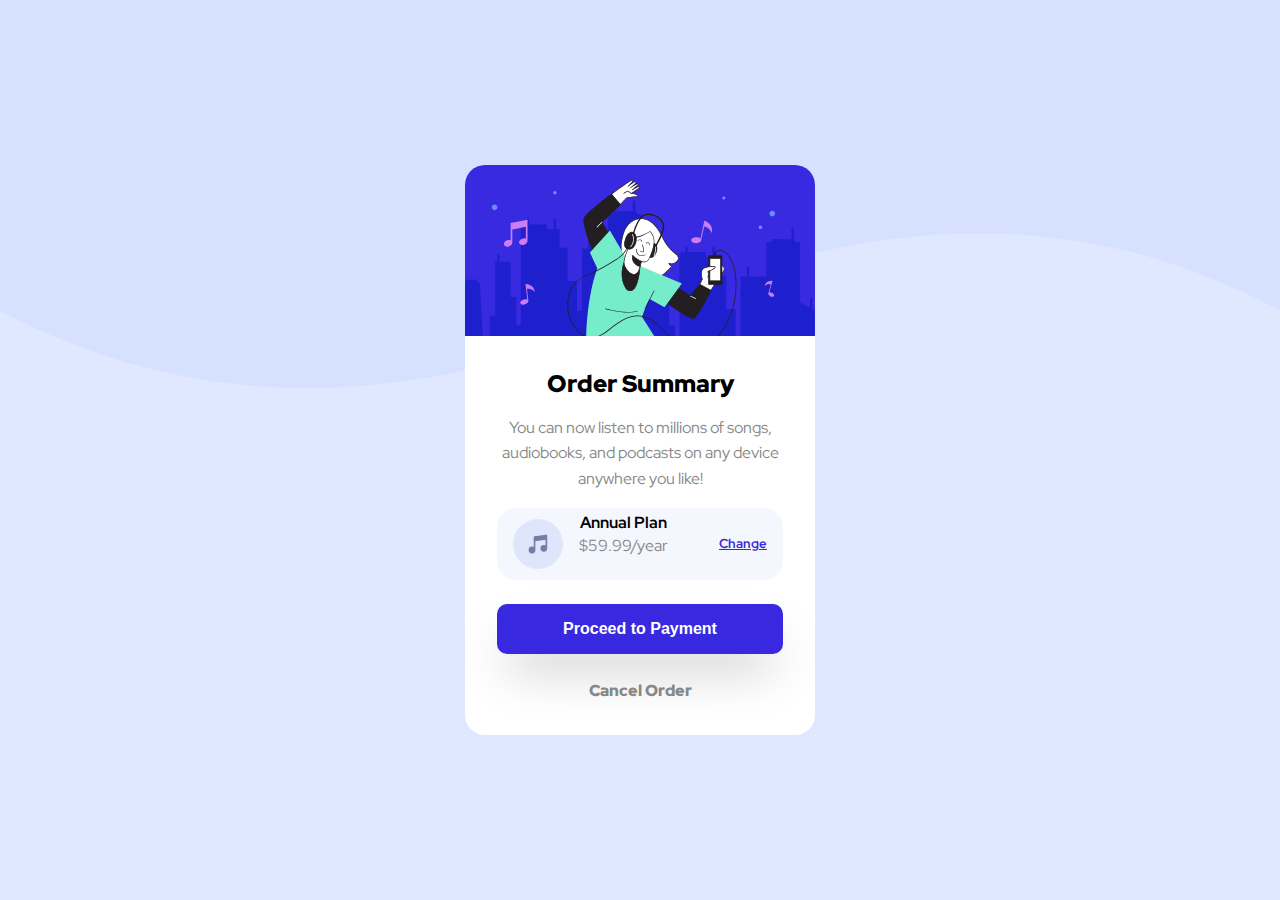
<file: order-summary-component-main/index.html>
<!DOCTYPE html>
<html lang="en">
    <head>
        <meta charset="UTF-8" />
        <meta name="viewport" content="width=device-width, initial-scale=1.0" />
        <!-- displays site properly based on user's device -->

        <link
            rel="icon"
            type="image/png"
            sizes="32x32"
            href="./images/favicon-32x32.png"
        />

        <title>Frontend Mentor | Order summary card</title>
        <link rel="preconnect" href="https://fonts.googleapis.com" />
        <link rel="preconnect" href="https://fonts.gstatic.com" crossorigin />
        <link
            href="https://fonts.googleapis.com/css2?family=Red+Hat+Display:wght@500;700;900&display=swap"
            rel="stylesheet"
        />
        <link rel="stylesheet" href="style.css" />
    </head>
    <body>
        <div class="card">
            <img
                class="card__hero"
                src="./images/illustration-hero.svg"
                alt="a girl listening to music"
            />
            <div class="card__container">
                <h2 class="card__title">Order Summary</h2>

                <p class="card__description">
                    You can now listen to millions of songs, audiobooks, and
                    podcasts on any device anywhere you like!
                </p>
                <div class="card__plan">
                    <div class="plan__description">
                        <img
                            class="plan__icon"
                            src="./images/icon-music.svg"
                            alt="music icon"
                        />
                        <div class="plan__text">
                            <strong class="plan__title">Annual Plan</strong>
                            <p class="plan__price">$59.99/year</p>
                        </div>
                    </div>
                    <a href="#" class="plan__change-btn">Change</a>
                </div>
                <button class="card__submit-btn">Proceed to Payment</button>
                <p class="card__cancel-btn">Cancel Order</p>
            </div>
        </div>
    </body>
</html>
</file>
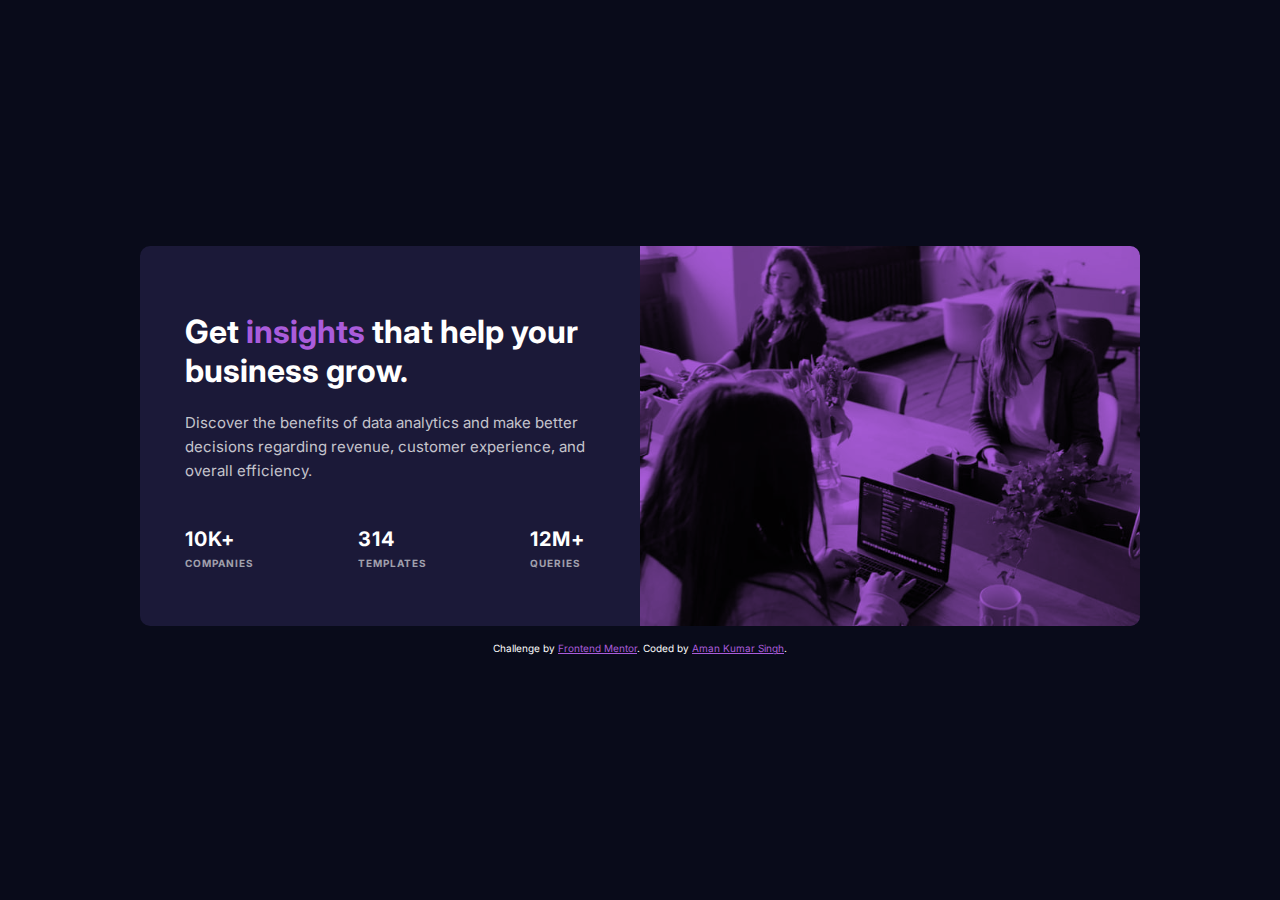
<file: stats-preview-card-component-main/index.html>
<!DOCTYPE html>
<html lang="en-US">
    <head>
        <meta charset="UTF-8" />
        <meta name="viewport" content="width=device-width, initial-scale=1.0" />
        <!-- displays site properly based on user's device -->
        <link rel="preconnect" href="https://fonts.googleapis.com" />
        <link rel="preconnect" href="https://fonts.gstatic.com" crossorigin />
        <link
            href="https://fonts.googleapis.com/css2?family=Inter:wght@400;700&family=Lexend+Deca&display=swap"
            rel="stylesheet"
        />
        <link rel="stylesheet" href="style.css" />

        <link
            rel="icon"
            type="image/png"
            sizes="32x32"
            href="./images/favicon-32x32.png"
        />

        <title>Frontend Mentor | Stats preview card component</title>
    </head>
    <body>
        <div class="card">
            <div class="card-content">
                <h1 class="card__title">
                    Get <span>insights</span> that help your business grow.
                </h1>
                <p class="card__body">
                    Discover the benefits of data analytics and make better
                    decisions regarding revenue, customer experience, and
                    overall efficiency.
                </p>
                <div class="card__footer">
                    <p class="card__numbers"><strong>10k+</strong>companies</p>
                    <p class="card__numbers"><strong>314</strong>templates</p>
                    <p class="card__numbers"><strong>12m+</strong>queries</p>
                </div>
            </div>
            <div class="card__hero"></div>
        </div>
        <footer class="attribution">
            Challenge by
            <a
                href="https://www.frontendmentor.io?ref=challenge"
                target="_blank"
                >Frontend Mentor</a
            >. Coded by
            <a target="_blank" href="https://amanksingh.com">Aman Kumar Singh</a
            >.
        </footer>
    </body>
</html>

<!--   10k+ companies 314 templates 12m+
      queries -->
</file>
<file: order-summary-component-main/style.css>
:root {
    --primary-pale-blue: hsl(225, 100%, 94%);
    --primary-bright-blue: hsl(245, 75%, 52%);
    --very-pale-blue: hsl(225, 100%, 98%);
    --desaturated-blue: hsl(250, 60%, 55%);
    --dark-blue: hsl(223, 47%, 23%);
}

* {
    box-sizing: border-box;
}

body {
    margin: 0;
    background: url(./images/pattern-background-mobile.svg);
    background-repeat: no-repeat;
    background-size: cover;
    background-color: var(--primary-pale-blue);
    display: flex;
    align-items: center;
    justify-content: center;
    height: 100vh;
    font-size: 1rem;
    font-family: "Red Hat Display", sans-serif;
}

p {
    color: #888;
    line-height: 1.6rem;
}

.card {
    background: white;
    display: flex;
    flex-direction: column;
    max-width: 350px;
    width: 90%;
    margin: 0 auto;
    text-align: center;
    border-radius: 20px;
}

.card__container {
    padding: 0 0.8rem;
    border-radius: inherit;
}

.card__hero {
    order: -1;
    border-top-left-radius: inherit;
    border-top-right-radius: inherit;
}

.card__title {
    margin-top: 2rem;
    margin-bottom: 0;
    font-weight: 900;
}

.card__plan {
    display: flex;
    align-items: center;
    justify-content: space-between;
    background: var(--very-pale-blue);
    margin-bottom: 1rem;
    border-radius: inherit;
    padding: 0.3rem 1rem;
}

.plan__icon {
    width: 50px;
    height: 50px;
    margin-right: 1rem;
}

.plan__description {
    display: flex;
    align-items: center;
}

.plan__title {
    margin-bottom: 0;
}
.plan__description p {
    margin-top: 0;
}
.plan__change-btn {
    cursor: pointer;
    font-weight: 700;
    color: var(--primary-bright-blue);
    font-size: 0.8rem;
}

.plan__change-btn:hover {
    text-decoration: none;
    color: var(--desaturated-blue);
}

.card__submit-btn {
    background: var(--primary-bright-blue);
    border: 0;
    color: white;
    padding: 1rem 2.5rem;
    min-width: 100%;
    font-size: 1rem;
    font-weight: 900;
    border-radius: 10px;
    margin: 0.5rem 0;
    box-shadow: rgba(0, 0, 0, 0.25) 0px 25px 50px -12px;
    cursor: pointer;
}

.card__submit-btn:hover,
.card__submit-btn:focus {
    background-color: var(--desaturated-blue);
}

.card__cancel-btn {
    margin-bottom: 2rem;
    font-weight: 900;
    cursor: pointer;
}

.card__cancel-btn:hover,
.card__cancel-btn:focus {
    color: var(--dark-blue);
}

@media (min-width: 400px) {
    body {
        background: url('./images/pattern-background-desktop.svg');
        background-size: 100%;
        background-repeat: no-repeat;
        background-color: var(--primary-pale-blue);

    }

    .card__container {
        padding: 0 2rem;
    }
}
</file>
<file: stats-preview-card-component-main/style.css>
:root {
    --very-dark-blue: hsl(233, 47%, 7%);
    --dark-desaturated-blue: hsl(244, 38%, 16%);
    --soft-violet: hsl(277, 64%, 61%);
    --white: hsl(0, 0%, 100%);
    --slighty-transparent-white: hsla(0, 0%, 100%, 0.75);
    --transparent-white: hsla(0, 0%, 100%, 0.6);
}

* {
    box-sizing: border-box;
}

html,
body {
    margin: 0;
    padding: 0;
}

body {
    font-size: 15px;
    min-height: 100vh;
    display: flex;
    flex-direction: column;
    justify-content: center;
    align-items: center;
    background-color: var(--very-dark-blue);
    font-family: Inter, sans-serif;
}

.card__title {
    font-weight: 700;
}

.card__title span {
    color: var(--soft-violet);
}

.card__body,
.card__footer {
    line-height: 1.6;
}

.card__body {
    color: var(--slighty-transparent-white);
}

.card__footer {
    text-transform: uppercase;
    color: var(--transparent-white);
    margin-top: 2em;
}

.card__numbers {
    font-size: 10px;
    letter-spacing: 1px;
    font-weight: 700;
}

.card__numbers strong {
    display: block;
    font-weight: 700;
    font-size: 2em;
    color: var(--white);
}

.card {
    max-width: 1000px;
    width: 90%;
    background-color: var(--dark-desaturated-blue);
    color: var(--white);
    text-align: center;
    display: flex;
    flex-direction: column-reverse;
    border-radius: 10px;
}

.card__hero {
    background-image: url(./images/image-header-mobile.jpg);
    background-size: cover;
    flex-basis: 300px;
    border-top-left-radius: inherit;
    border-top-right-radius: inherit;
    background-color: var(--soft-violet);
    background-blend-mode: multiply;
}

.card-content {
    padding: 1.5em;
}

footer {
    font-size: 10px;
    color: white;
    margin-top: 1rem;
}
footer a {
    color: var(--soft-violet);
}

@media (min-width: 900px) {
    .card {
        flex-direction: row;
        justify-content: space-between;
        text-align: left;
    }
    .card__hero {
        border-radius: inherit;
        border-top-left-radius: 0;
        border-bottom-left-radius: 0;
        flex-basis: 500px;
    }

    .card__title {
        font-size: 2rem;
    }

    .card-content {
        padding: 3em;
    }

    .card-content > * {
        max-width: 400px;
    }

    .card__footer {
        display: flex;
        justify-content: space-between;
    }
}
</file>
